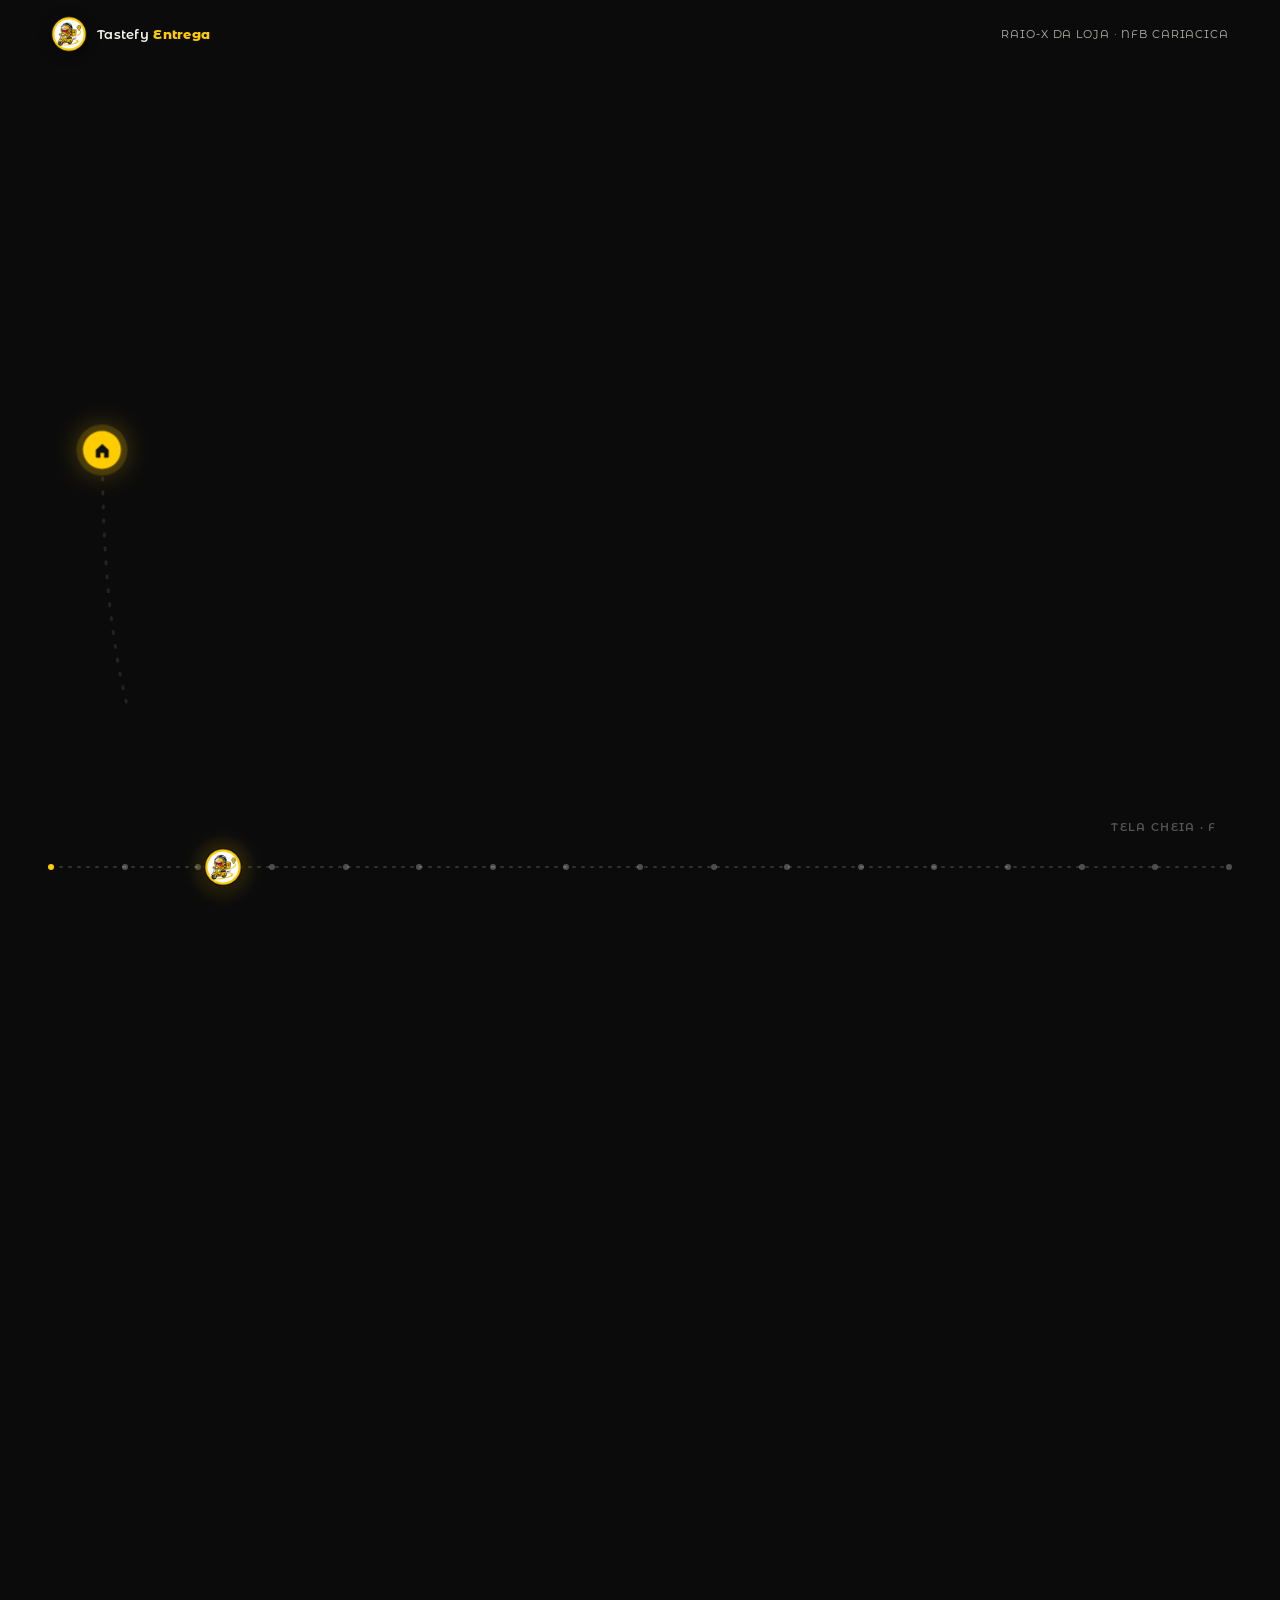
<file: index.html>
<!doctype html>
<html lang="pt-BR">
<head>
<meta charset="utf-8">
<meta name="viewport" content="width=device-width, initial-scale=1">
<title>Tastefy Entrega · Raio-X da Loja</title>
<link rel="icon" href="assets/img/logo-selo-192.png">
<link rel="stylesheet" href="assets/fonts/fonts.css">
<link rel="stylesheet" href="css/site.css">
</head>
<body>

<!-- preloader -->
<div id="pre" aria-hidden="true">
  <svg viewBox="0 0 400 40" width="320"><path id="preRota" d="M10 30 C 90 30, 110 10, 200 10 S 310 30, 390 30" fill="none" stroke="#FFCC00" stroke-width="4" stroke-linecap="round"/></svg>
  <span>carregando a rota</span>
</div>

<!-- HUD -->
<header class="hud">
  <div class="hud-marca">
    <img class="marca-img" src="assets/img/logo-selo-192.png" alt="" width="44" height="44">
    <span>Tastefy <b>Entrega</b></span>
  </div>
  <div class="hud-cap"><span id="hudCap">Raio-X da Loja · NFB Cariacica</span></div>
</header>

<!-- estrada de progresso -->
<div class="estrada" aria-hidden="true">
  <svg id="estradaSvg" preserveAspectRatio="none"><line id="estradaLinha" x1="0" y1="10" x2="100%" y2="10"/></svg>
  <div id="estradaPontos"></div>
  <div id="moto"><img src="assets/img/logo-selo-192.png" alt=""></div>
</div>

<!-- cortina em forma de rota (troca de capítulo) -->
<svg id="cortina" viewBox="0 0 1600 900" preserveAspectRatio="none" aria-hidden="true">
  <path id="cortinaPath" d="M-200 760 C 200 760, 260 140, 620 160 S 980 820, 1260 700 S 1500 120, 1800 140" fill="none" stroke="#FFCC00" stroke-width="520" stroke-linecap="round"/>
</svg>

<canvas id="rota" aria-hidden="true"></canvas>
<div id="paradas" aria-hidden="true"></div>

<main id="palco">

  <!-- 0 · capa -->
  <section class="cena" data-cena="capa">
    <span class="pino pino-capa" aria-hidden="true"><svg viewBox="0 0 24 24"><path d="M5 11.5 12 5l7 6.5V19a1 1 0 0 1-1 1h-4v-5h-4v5H6a1 1 0 0 1-1-1z"/></svg></span>
    <p class="dica">role ou aperte ↓</p>
    <div class="capa-txt">
      <p class="kicker">Desafio Raio-X da Loja · final 17/11</p>
      <h1><span class="l1">Do caderno</span><span class="l2">à <em>Torre</em>.</span></h1>
      <p class="assina">NFB Cariacica · Julia Lopes e Luiz Gonçalves</p>
    </div>
  </section>

  <!-- 1 · caderno -->
  <section class="cena" data-cena="caderno">
    <figure class="caderno-foto"><img src="assets/img/caderno.webp" alt="Página do caderno da loja com os números de pedido anotados à mão, uma coluna por motoboy"><svg class="risco" viewBox="0 0 100 178" preserveAspectRatio="none" aria-hidden="true"><path d="M8 20 C 30 30, 70 10, 92 34 S 20 70, 50 96 S 96 120, 70 150 S 20 160, 14 172"/></svg></figure>
    <div class="caderno-txt">
      <p class="kicker">A dor</p>
      <h2>Quase <b class="amarelo num">70</b> pedidos.<br>À mão.<br>Num dia só.</h2>
      <p class="sub">Uma coluna por motoboy, uma linha por pedido, com rasura e seta quando o pedido trocava de mão.</p>
    </div>
  </section>

  <!-- 2 · perguntas -->
  <section class="cena" data-cena="perguntas">
    <ul class="perg">
      <li>Quem levou o pedido?</li>
      <li>Quanto pagar a cada motoboy?</li>
      <li>Onde ele está agora?</li>
      <li>Quando ele volta?</li>
    </ul>
    <p class="perg-fim">Nenhum sistema sabia responder.</p>
  </section>

  <!-- 3 · visita -->
  <section class="cena" data-cena="visita">
    <figure class="visita-foto"><img src="assets/img/visita.webp" alt="Equipe da visita reunida na cozinha da NFB Cariacica"></figure>
    <div class="visita-txt">
      <p class="kicker">A loja</p>
      <h2><span class="num">12/11 · 10h42</span><br>a primeira entrega<br>pela Torre.</h2>
      <div class="visita-num"><div><b class="num"><span data-conta="7">7</span> de 7</b><span>anotações da visita resolvidas em 3 dias</span></div></div>
    </div>
  </section>

  <!-- 4 a 7 · três coisas -->
  <section class="cena" data-cena="tres">
    <p class="tres-hoje">Hoje, três coisas.</p>
    <div class="tres-icones">
      <div class="ti" data-i="0">
        <svg viewBox="0 0 120 120"><rect x="14" y="22" width="92" height="62" rx="8"/><path d="M44 100h32M60 84v16"/><circle cx="60" cy="53" r="18"/><circle cx="60" cy="53" r="8"/><path d="M60 53l13-13"/></svg>
        <span>Uma torre de controle</span>
      </div>
      <div class="ti" data-i="1">
        <svg viewBox="0 0 120 120"><rect x="34" y="10" width="52" height="100" rx="10"/><path d="M52 98h16"/><path d="M60 30c-9 0-15 6.6-15 14.5C45 56 60 70 60 70s15-14 15-25.5C75 36.6 69 30 60 30z"/><circle cx="60" cy="44" r="5"/></svg>
        <span>Um app para o motoboy</span>
      </div>
      <div class="ti" data-i="2">
        <svg viewBox="0 0 120 120"><rect x="24" y="12" width="72" height="96" rx="6"/><path d="M40 34h40M40 50h40M40 66h26"/><path class="ti-x" d="M18 18l84 84M102 18l-84 84"/></svg>
        <span>O fim do caderno</span>
      </div>
    </div>
    <p class="tres-repete"><span>Uma torre.</span> <span>Um app.</span> <span>O fim do caderno.</span></p>
    <div class="tres-uma">
      <p class="tres-nao">Não são três coisas. É uma só.</p>
      <div class="logo-grande">
        <img src="assets/img/logo-entrega.webp" alt="Taste pilotando a moto do Tastefy Entrega">
        <span class="lg-nome">Tastefy <b>Entrega</b></span>
      </div>
      <p class="tres-def">Um sistema da Tastefy, feito para a operação, dentro do Tastefy One.<br>Controle das entregas em poucos cliques.</p>
    </div>
  </section>

  <!-- 8 · vídeo -->
  <section class="cena" data-cena="video">
    <div class="video-moldura">
      <video id="video" src="assets/video/tastefy-entrega-1min.mp4?v=5" preload="auto" playsinline controls controlslist="nodownload noremoteplayback noplaybackrate" disablepictureinpicture></video>
      <div class="video-reserva">
        <img class="vr-torre" src="assets/img/torre.webp" alt="Torre de controle no Tastefy One">
        <img class="vr-cel" src="assets/img/celular.webp" alt="App do motoboy">
      </div>
    </div>
  </section>

  <!-- 9 · como funciona -->
  <section class="cena" data-cena="fluxo">
    <p class="kicker centro">Como funciona na loja</p>
    <svg class="fluxo-svg" viewBox="0 0 1600 560" aria-hidden="true">
      <path id="fluxoRota" class="fluxo-rota" d="M120 300 C 260 300, 280 140, 440 140 S 620 420, 800 420 S 980 140, 1160 140 S 1340 300, 1480 300"/>
      <path class="fluxo-rota-viva" d="M120 300 C 260 300, 280 140, 440 140 S 620 420, 800 420 S 980 140, 1160 140 S 1340 300, 1480 300"/>
      <circle id="fluxoMoto" r="14"/>
    </svg>
    <div class="fluxo-paradas">
      <div class="fp"><b>1</b><div class="fpt"><h4>O pedido cai na fila</h4><p>Todo pedido de entrega própria aparece em "A decidir".</p></div></div>
      <div class="fp"><b>2</b><div class="fpt"><h4>A Torre sugere</h4><p>O próximo motoboy da fila e os pedidos que vão juntos.</p></div></div>
      <div class="fp"><b>3</b><div class="fpt"><h4>O celular toca</h4><p>Mesmo com o app fechado. O motoboy aceita.</p></div></div>
      <div class="fp"><b>4</b><div class="fpt"><h4>Rota no mapa</h4><p>GPS, hora de chegar ao cliente e de voltar à loja.</p></div></div>
      <div class="fp"><b>5</b><div class="fpt"><h4>Volta e recebe</h4><p>Entra de novo na fila. A entrega vai para o pagamento pela faixa de km.</p></div></div>
    </div>
  </section>

  <!-- 10 · rotas reais -->
  <section class="cena" data-cena="rotas">
    <div class="rotas-txt">
      <p class="kicker">Rotas reais</p>
      <h2>Domingo, 15/11.<br>Almoço.</h2>
      <div class="rotas-relogio num" id="rotasHora">11:50</div>
      <div class="rotas-conta"><b class="num" id="rotasEnt">0</b><span>entregas</span></div>
      <p class="sub">GPS dos motoboys a cada 30 s, gravado pela Tastefy Entrega. Destinos arredondados para cerca de 100 m.</p>
    </div>
    <div class="rotas-mapa"><canvas id="rotasCanvas"></canvas><span class="osm">Mapa © colaboradores do OpenStreetMap</span></div>
  </section>

  <!-- 11 · números -->
  <section class="cena" data-cena="numeros">
    <p class="kicker centro">O teste · na operação real desde 12/11</p>
    <div class="nums">
      <div class="n"><b class="num"><span data-ate="22">22</span> s</b><span>para o motoboy<br>aceitar a entrega</span></div>
      <div class="n"><b class="num"><span data-ate="6">6</span></b><span>motoboys conectados<br>pelo app no celular</span></div>
    </div>
    <p class="fonte">Tastefy One · NFB Cariacica · 12 a 16/11 · aceite em mediana</p>
  </section>

  <!-- 12 · antes e depois: o caderno virou histórico -->
  <section class="cena" data-cena="antes">
    <p class="kicker centro">Antes e depois</p>
    <div class="ah">
      <figure class="ah-antes">
        <small>Antes · o caderno</small>
        <div class="ah-foto"><img src="assets/img/caderno.webp" alt="Página do caderno com os pedidos anotados à mão">
          <svg class="ah-risco" viewBox="0 0 100 178" preserveAspectRatio="none" aria-hidden="true"><path d="M10 14 L 90 164"/><path d="M90 14 L 10 164"/></svg></div>
      </figure>
      <svg class="ah-seta" viewBox="0 0 220 80" aria-hidden="true"><path d="M8 56 C 70 56, 90 14, 140 18 S 196 44, 212 40"/><circle cx="212" cy="40" r="7"/></svg>
      <figure class="ah-depois">
        <small>Hoje · o histórico na Tastefy Entrega</small>
        <div class="ah-tela"><img src="assets/img/historico.webp" alt="Tela Entregas e pagamento da Torre com as entregas de cada motoboy, hora de saída e de entrega, km e valor"></div>
      </figure>
    </div>
    <p class="ah-frase">Quem levou, que horas saiu e entregou, quantos km e quanto pagar: tudo registrado, todo dia.</p>
  </section>

  <!-- 13 · custo -->
  <section class="cena" data-cena="custo">
    <div class="custo-zero"><b class="num">R$ 0</b><span>de mensalidade nova para a loja.</span></div>
    <div class="custo-cards">
      <div><small>Esforço da loja</small><p>Instalar o app uma vez.</p></div>
      <div><small>Quem assume</small><p>Tecnologia, com o Gonçalves.</p></div>
      <div><small>Alcance</small><p>Toda NFB que migrar para o One.</p></div>
    </div>
  </section>

  <!-- 14 e 15 · mais uma coisa -->
  <section class="cena" data-cena="mais">
    <p class="mais-1">Ah, e mais uma coisa.</p>
    <div class="mais-2">
      <p class="m-tit">Não é teste. <em>É todo dia.</em></p>
      <div class="barras-dia" aria-label="Entregas por dia pela Tastefy Entrega na NFB Cariacica">
        <div class="bd"><b class="num" data-ate="41">41</b><i></i><span>qui<br>12/11</span></div>
        <div class="bd"><b class="num" data-ate="62">62</b><i></i><span>sex<br>13/11</span></div>
        <div class="bd"><b class="num" data-ate="90">90</b><i></i><span>sáb<br>14/11</span></div>
        <div class="bd"><b class="num" data-ate="101">101</b><i></i><span>dom<br>15/11</span></div>
        <div class="bd"><b class="num" data-ate="71">71</b><i></i><span>seg<br>16/11</span></div>
      </div>
      <p class="mm">Entregas por dia pela Tastefy Entrega na NFB Cariacica, desde o primeiro dia.</p>
      <p class="m-ia">E foi tudo feito em 10 dias, com IA, dentro do Tastefy One.</p>
    </div>
  </section>

  <!-- 16 · fecho -->
  <section class="cena" data-cena="fecho">
    <span class="pino pino-fecho" aria-hidden="true"><svg viewBox="0 0 24 24"><path d="M5 11.5 12 5l7 6.5V19a1 1 0 0 1-1 1h-4v-5h-4v5H6a1 1 0 0 1-1-1z"/></svg></span>
    <div class="fecho-txt">
      <div class="logo-grande pequeno">
        <img src="assets/img/logo-entrega.webp" alt="Taste pilotando a moto do Tastefy Entrega">
        <span class="lg-nome">Tastefy <b>Entrega</b></span>
      </div>
      <h2>Do caderno à Torre.</h2>
      <p class="sub">Obrigado. Julia Lopes e Luiz Gonçalves.</p>
    </div>
  </section>

</main>

<button id="tela" type="button" aria-label="Tela cheia">tela cheia · F</button>

<script src="assets/vendor/gsap.min.js"></script>
<script src="assets/vendor/DrawSVGPlugin.min.js"></script>
<script src="assets/vendor/MotionPathPlugin.min.js"></script>
<script src="assets/vendor/CustomEase.min.js"></script>
<script src="assets/rotas.js"></script>
<script src="js/site.js"></script>
</body>
</html>
</file>
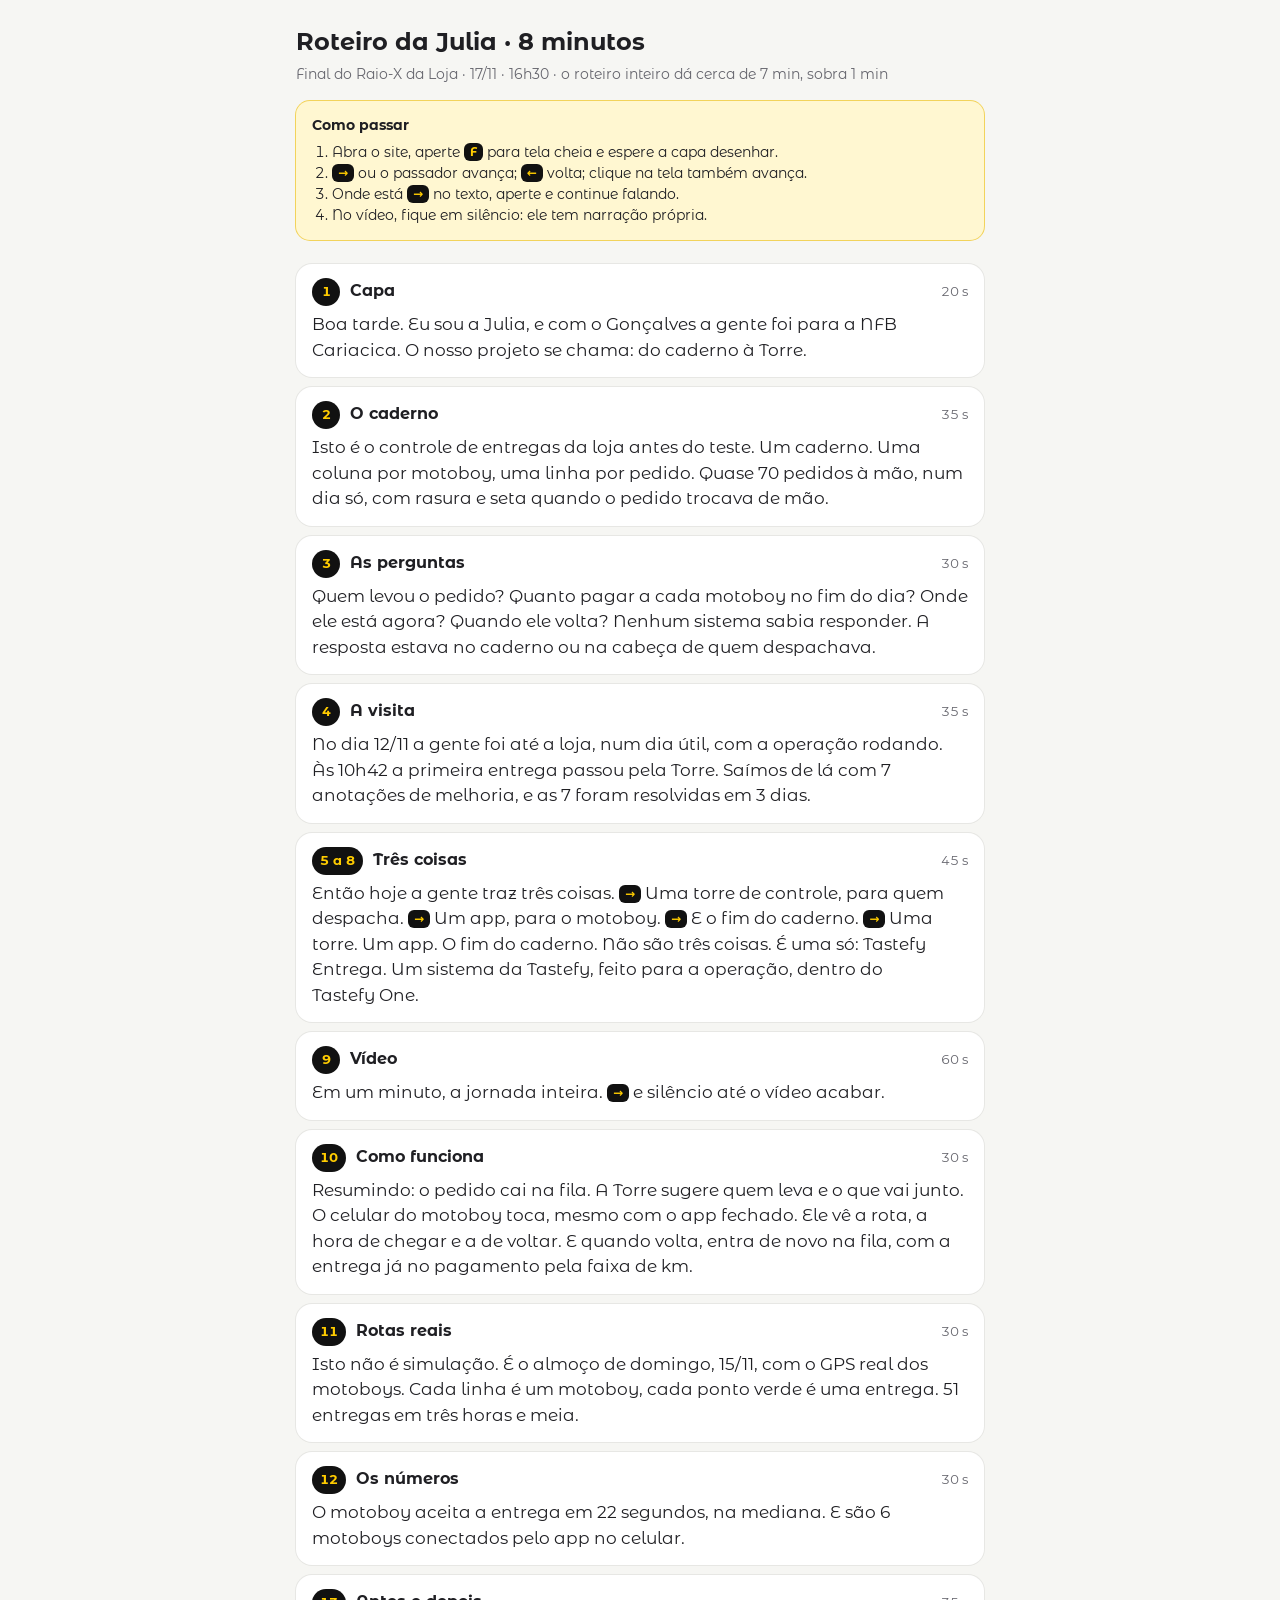
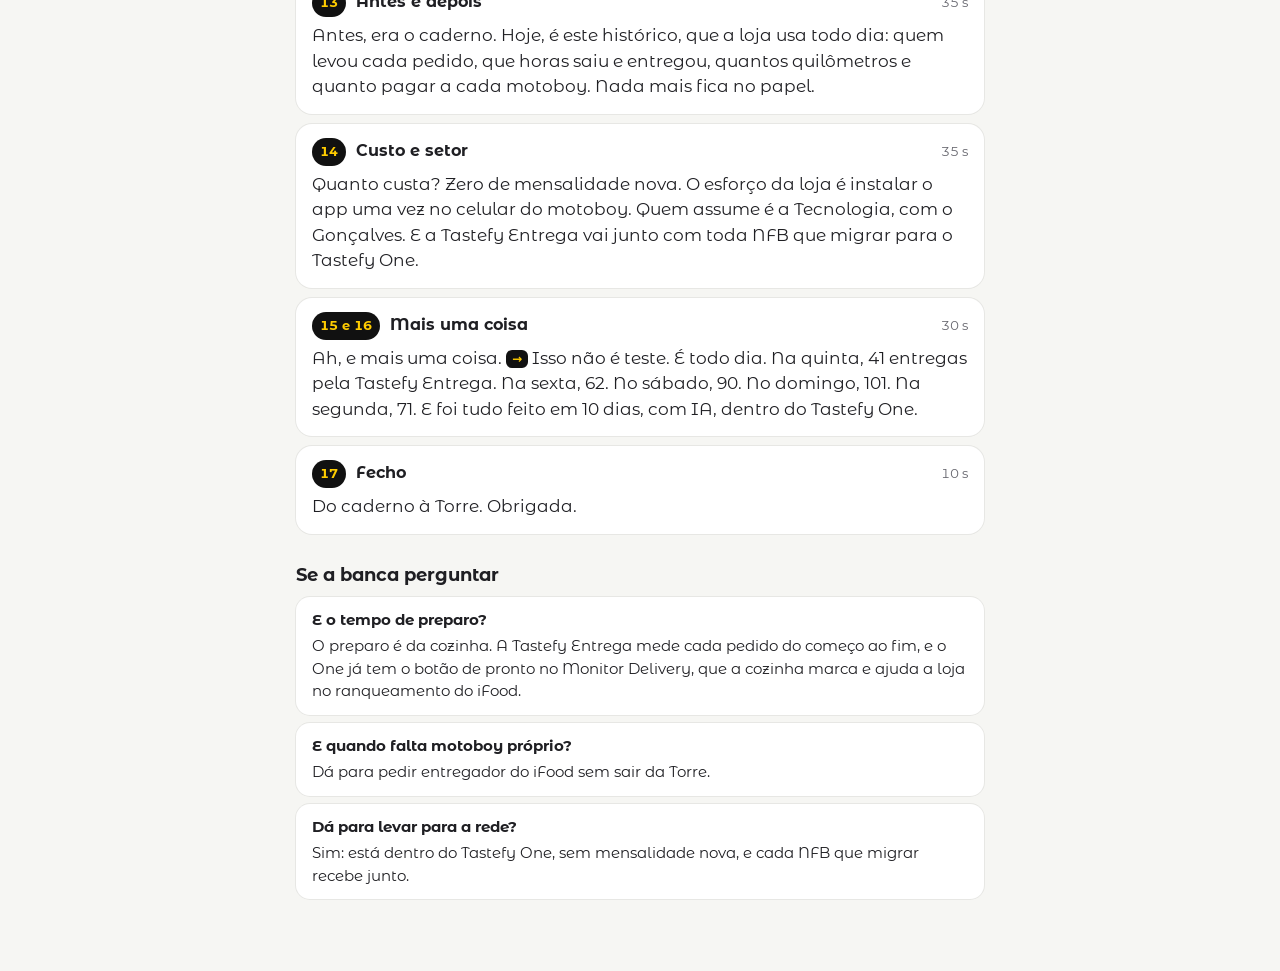
<file: roteiro.html>
<!doctype html>
<html lang="pt-BR">
<head>
<meta charset="utf-8">
<meta name="viewport" content="width=device-width, initial-scale=1">
<title>Roteiro da Julia · Tastefy Entrega</title>
<link rel="stylesheet" href="assets/fonts/fonts.css">
<style>
:root{--amarelo:#FFCC00;--texto:#1F1F23;--apoio:#66666E;--borda:#E7E7E4;--fundo:#FFFFFF;--fundo-2:#F6F6F3}
*{box-sizing:border-box}
body{margin:0;background:var(--fundo-2);color:var(--texto);font-family:"Montserrat Alternates",system-ui,sans-serif;-webkit-font-smoothing:antialiased;line-height:1.5}
main{max-width:720px;margin:0 auto;padding:24px 16px 64px}
h1{font-size:24px;margin:0 0 4px;text-wrap:balance}
.topo p{margin:0;color:var(--apoio);font-size:14px}
.regras{margin:16px 0 24px;padding:14px 16px;background:#FFF7D1;border-radius:14px;box-shadow:0 0 0 1px #F2D35B;font-size:14px}
.regras ol{margin:6px 0 0;padding-left:20px}
.p{background:var(--fundo);border-radius:16px;padding:14px 16px;margin:10px 0;box-shadow:0 0 0 1px var(--borda)}
.p header{display:flex;align-items:baseline;gap:10px;margin-bottom:6px}
.p header b{display:inline-grid;place-items:center;min-width:28px;height:28px;padding:0 8px;border-radius:14px;background:#111;color:var(--amarelo);font-size:13px;font-variant-numeric:tabular-nums}
.p header span{font-weight:700}
.p header em{margin-left:auto;font-style:normal;color:var(--apoio);font-size:13px;font-variant-numeric:tabular-nums}
.p p{margin:0;font-size:17px;text-wrap:pretty}
.tecla{display:inline-block;padding:0 6px;border-radius:6px;background:#111;color:var(--amarelo);font-size:12px;font-weight:700;vertical-align:1px}
h2{font-size:18px;margin:28px 0 8px}
.q{background:var(--fundo);border-radius:14px;padding:12px 16px;margin:8px 0;box-shadow:0 0 0 1px var(--borda);font-size:15px}
.q b{display:block;margin-bottom:4px}
</style>
</head>
<body>
<main>
  <div class="topo">
    <h1>Roteiro da Julia · 8 minutos</h1>
    <p>Final do Raio-X da Loja · 17/11 · 16h30 · o roteiro inteiro dá cerca de 7 min, sobra 1 min</p>
  </div>
  <div class="regras">
    <b>Como passar</b>
    <ol>
      <li>Abra o site, aperte <span class="tecla">F</span> para tela cheia e espere a capa desenhar.</li>
      <li><span class="tecla">→</span> ou o passador avança; <span class="tecla">←</span> volta; clique na tela também avança.</li>
      <li>Onde está <span class="tecla">→</span> no texto, aperte e continue falando.</li>
      <li>No vídeo, fique em silêncio: ele tem narração própria.</li>
    </ol>
  </div>

  <section class="p"><header><b>1</b><span>Capa</span><em>20 s</em></header>
    <p>Boa tarde. Eu sou a Julia, e com o Gonçalves a gente foi para a NFB Cariacica. O nosso projeto se chama: do caderno à Torre.</p></section>

  <section class="p"><header><b>2</b><span>O caderno</span><em>35 s</em></header>
    <p>Isto é o controle de entregas da loja antes do teste. Um caderno. Uma coluna por motoboy, uma linha por pedido. Quase 70 pedidos à mão, num dia só, com rasura e seta quando o pedido trocava de mão.</p></section>

  <section class="p"><header><b>3</b><span>As perguntas</span><em>30 s</em></header>
    <p>Quem levou o pedido? Quanto pagar a cada motoboy no fim do dia? Onde ele está agora? Quando ele volta? Nenhum sistema sabia responder. A resposta estava no caderno ou na cabeça de quem despachava.</p></section>

  <section class="p"><header><b>4</b><span>A visita</span><em>35 s</em></header>
    <p>No dia 12/11 a gente foi até a loja, num dia útil, com a operação rodando. Às 10h42 a primeira entrega passou pela Torre. Saímos de lá com 7 anotações de melhoria, e as 7 foram resolvidas em 3 dias.</p></section>

  <section class="p"><header><b>5 a 8</b><span>Três coisas</span><em>45 s</em></header>
    <p>Então hoje a gente traz três coisas. <span class="tecla">→</span> Uma torre de controle, para quem despacha. <span class="tecla">→</span> Um app, para o motoboy. <span class="tecla">→</span> E o fim do caderno. <span class="tecla">→</span> Uma torre. Um app. O fim do caderno. Não são três coisas. É uma só: Tastefy Entrega. Um sistema da Tastefy, feito para a operação, dentro do Tastefy One.</p></section>

  <section class="p"><header><b>9</b><span>Vídeo</span><em>60 s</em></header>
    <p>Em um minuto, a jornada inteira. <span class="tecla">→</span> e silêncio até o vídeo acabar.</p></section>

  <section class="p"><header><b>10</b><span>Como funciona</span><em>30 s</em></header>
    <p>Resumindo: o pedido cai na fila. A Torre sugere quem leva e o que vai junto. O celular do motoboy toca, mesmo com o app fechado. Ele vê a rota, a hora de chegar e a de voltar. E quando volta, entra de novo na fila, com a entrega já no pagamento pela faixa de km.</p></section>

  <section class="p"><header><b>11</b><span>Rotas reais</span><em>30 s</em></header>
    <p>Isto não é simulação. É o almoço de domingo, 15/11, com o GPS real dos motoboys. Cada linha é um motoboy, cada ponto verde é uma entrega. 51 entregas em três horas e meia.</p></section>

  <section class="p"><header><b>12</b><span>Os números</span><em>30 s</em></header>
    <p>O motoboy aceita a entrega em 22 segundos, na mediana. E são 6 motoboys conectados pelo app no celular.</p></section>

  <section class="p"><header><b>13</b><span>Antes e depois</span><em>35 s</em></header>
    <p>Antes, era o caderno. Hoje, é este histórico, que a loja usa todo dia: quem levou cada pedido, que horas saiu e entregou, quantos quilômetros e quanto pagar a cada motoboy. Nada mais fica no papel.</p></section>

  <section class="p"><header><b>14</b><span>Custo e setor</span><em>35 s</em></header>
    <p>Quanto custa? Zero de mensalidade nova. O esforço da loja é instalar o app uma vez no celular do motoboy. Quem assume é a Tecnologia, com o Gonçalves. E a Tastefy Entrega vai junto com toda NFB que migrar para o Tastefy One.</p></section>

  <section class="p"><header><b>15 e 16</b><span>Mais uma coisa</span><em>30 s</em></header>
    <p>Ah, e mais uma coisa. <span class="tecla">→</span> Isso não é teste. É todo dia. Na quinta, 41 entregas pela Tastefy Entrega. Na sexta, 62. No sábado, 90. No domingo, 101. Na segunda, 71. E foi tudo feito em 10 dias, com IA, dentro do Tastefy One.</p></section>

  <section class="p"><header><b>17</b><span>Fecho</span><em>10 s</em></header>
    <p>Do caderno à Torre. Obrigada.</p></section>

  <h2>Se a banca perguntar</h2>
  <div class="q"><b>E o tempo de preparo?</b>O preparo é da cozinha. A Tastefy Entrega mede cada pedido do começo ao fim, e o One já tem o botão de pronto no Monitor Delivery, que a cozinha marca e ajuda a loja no ranqueamento do iFood.</div>
  <div class="q"><b>E quando falta motoboy próprio?</b>Dá para pedir entregador do iFood sem sair da Torre.</div>
  <div class="q"><b>Dá para levar para a rede?</b>Sim: está dentro do Tastefy One, sem mensalidade nova, e cada NFB que migrar recebe junto.</div>
</main>
</body>
</html>
</file>
<file: assets/fonts/fonts.css>
@font-face {
  font-family: 'Montserrat Alternates';
  font-style: normal;
  font-weight: 400;
  font-display: swap;
  src: url(MontserratAlternates-400-normal-latin-ext.woff2) format('woff2');
  unicode-range: U+0100-02BA, U+02BD-02C5, U+02C7-02CC, U+02CE-02D7, U+02DD-02FF, U+0304, U+0308, U+0329, U+1D00-1DBF, U+1E00-1E9F, U+1EF2-1EFF, U+2020, U+20A0-20AB, U+20AD-20C4, U+2113, U+2C60-2C7F, U+A720-A7FF;
}
@font-face {
  font-family: 'Montserrat Alternates';
  font-style: normal;
  font-weight: 400;
  font-display: swap;
  src: url(MontserratAlternates-400-normal-latin.woff2) format('woff2');
  unicode-range: U+0000-00FF, U+0131, U+0152-0153, U+02BB-02BC, U+02C6, U+02DA, U+02DC, U+0304, U+0308, U+0329, U+2000-206F, U+20AC, U+2122, U+2191, U+2193, U+2212, U+2215, U+FEFF, U+FFFD;
}
@font-face {
  font-family: 'Montserrat Alternates';
  font-style: normal;
  font-weight: 500;
  font-display: swap;
  src: url(MontserratAlternates-500-normal-latin-ext.woff2) format('woff2');
  unicode-range: U+0100-02BA, U+02BD-02C5, U+02C7-02CC, U+02CE-02D7, U+02DD-02FF, U+0304, U+0308, U+0329, U+1D00-1DBF, U+1E00-1E9F, U+1EF2-1EFF, U+2020, U+20A0-20AB, U+20AD-20C4, U+2113, U+2C60-2C7F, U+A720-A7FF;
}
@font-face {
  font-family: 'Montserrat Alternates';
  font-style: normal;
  font-weight: 500;
  font-display: swap;
  src: url(MontserratAlternates-500-normal-latin.woff2) format('woff2');
  unicode-range: U+0000-00FF, U+0131, U+0152-0153, U+02BB-02BC, U+02C6, U+02DA, U+02DC, U+0304, U+0308, U+0329, U+2000-206F, U+20AC, U+2122, U+2191, U+2193, U+2212, U+2215, U+FEFF, U+FFFD;
}
@font-face {
  font-family: 'Montserrat Alternates';
  font-style: normal;
  font-weight: 600;
  font-display: swap;
  src: url(MontserratAlternates-600-normal-latin-ext.woff2) format('woff2');
  unicode-range: U+0100-02BA, U+02BD-02C5, U+02C7-02CC, U+02CE-02D7, U+02DD-02FF, U+0304, U+0308, U+0329, U+1D00-1DBF, U+1E00-1E9F, U+1EF2-1EFF, U+2020, U+20A0-20AB, U+20AD-20C4, U+2113, U+2C60-2C7F, U+A720-A7FF;
}
@font-face {
  font-family: 'Montserrat Alternates';
  font-style: normal;
  font-weight: 600;
  font-display: swap;
  src: url(MontserratAlternates-600-normal-latin.woff2) format('woff2');
  unicode-range: U+0000-00FF, U+0131, U+0152-0153, U+02BB-02BC, U+02C6, U+02DA, U+02DC, U+0304, U+0308, U+0329, U+2000-206F, U+20AC, U+2122, U+2191, U+2193, U+2212, U+2215, U+FEFF, U+FFFD;
}
@font-face {
  font-family: 'Montserrat Alternates';
  font-style: normal;
  font-weight: 700;
  font-display: swap;
  src: url(MontserratAlternates-700-normal-latin-ext.woff2) format('woff2');
  unicode-range: U+0100-02BA, U+02BD-02C5, U+02C7-02CC, U+02CE-02D7, U+02DD-02FF, U+0304, U+0308, U+0329, U+1D00-1DBF, U+1E00-1E9F, U+1EF2-1EFF, U+2020, U+20A0-20AB, U+20AD-20C4, U+2113, U+2C60-2C7F, U+A720-A7FF;
}
@font-face {
  font-family: 'Montserrat Alternates';
  font-style: normal;
  font-weight: 700;
  font-display: swap;
  src: url(MontserratAlternates-700-normal-latin.woff2) format('woff2');
  unicode-range: U+0000-00FF, U+0131, U+0152-0153, U+02BB-02BC, U+02C6, U+02DA, U+02DC, U+0304, U+0308, U+0329, U+2000-206F, U+20AC, U+2122, U+2191, U+2193, U+2212, U+2215, U+FEFF, U+FFFD;
}
@font-face {
  font-family: 'Montserrat Alternates';
  font-style: normal;
  font-weight: 800;
  font-display: swap;
  src: url(MontserratAlternates-800-normal-latin-ext.woff2) format('woff2');
  unicode-range: U+0100-02BA, U+02BD-02C5, U+02C7-02CC, U+02CE-02D7, U+02DD-02FF, U+0304, U+0308, U+0329, U+1D00-1DBF, U+1E00-1E9F, U+1EF2-1EFF, U+2020, U+20A0-20AB, U+20AD-20C4, U+2113, U+2C60-2C7F, U+A720-A7FF;
}
@font-face {
  font-family: 'Montserrat Alternates';
  font-style: normal;
  font-weight: 800;
  font-display: swap;
  src: url(MontserratAlternates-800-normal-latin.woff2) format('woff2');
  unicode-range: U+0000-00FF, U+0131, U+0152-0153, U+02BB-02BC, U+02C6, U+02DA, U+02DC, U+0304, U+0308, U+0329, U+2000-206F, U+20AC, U+2122, U+2191, U+2193, U+2212, U+2215, U+FEFF, U+FFFD;
}
@font-face {
  font-family: 'Montserrat Alternates';
  font-style: normal;
  font-weight: 900;
  font-display: swap;
  src: url(MontserratAlternates-900-normal-latin-ext.woff2) format('woff2');
  unicode-range: U+0100-02BA, U+02BD-02C5, U+02C7-02CC, U+02CE-02D7, U+02DD-02FF, U+0304, U+0308, U+0329, U+1D00-1DBF, U+1E00-1E9F, U+1EF2-1EFF, U+2020, U+20A0-20AB, U+20AD-20C4, U+2113, U+2C60-2C7F, U+A720-A7FF;
}
@font-face {
  font-family: 'Montserrat Alternates';
  font-style: normal;
  font-weight: 900;
  font-display: swap;
  src: url(MontserratAlternates-900-normal-latin.woff2) format('woff2');
  unicode-range: U+0000-00FF, U+0131, U+0152-0153, U+02BB-02BC, U+02C6, U+02DA, U+02DC, U+0304, U+0308, U+0329, U+2000-206F, U+20AC, U+2122, U+2191, U+2193, U+2212, U+2215, U+FEFF, U+FFFD;
}
</file>
<file: css/site.css>
:root{
  --fundo:#0B0B0C; --fundo-2:#141416; --linha:rgba(255,255,255,.10);
  --branco:#F5F5F2; --apoio:#B8B8B2; --amarelo:#FFCC00; --roxo:#8B5CF6; --verde:#22C55E;
  --curva:cubic-bezier(.2,0,0,1);
  --gutter:clamp(16px,4vw,72px);
}
*{box-sizing:border-box}
html{background:var(--fundo);scroll-snap-type:y proximity;scrollbar-width:none}
html.livre{scroll-snap-type:none}
html::-webkit-scrollbar{display:none}
body{margin:0;background:var(--fundo);color:var(--branco)}
body{font-family:"Montserrat Alternates",system-ui,sans-serif;-webkit-font-smoothing:antialiased;-moz-osx-font-smoothing:grayscale}
.num{font-variant-numeric:tabular-nums}
.amarelo{color:var(--amarelo)}
h1,h2{margin:0;font-weight:800;letter-spacing:-.02em;text-wrap:balance}
p{margin:0;text-wrap:pretty}
.kicker{font-size:clamp(12px,1vw,16px);font-weight:700;letter-spacing:.18em;text-transform:uppercase;color:var(--amarelo);margin-bottom:clamp(10px,1.4vh,18px)}
.kicker.centro{text-align:center}
.sub{font-size:clamp(14px,1.25vw,20px);color:var(--apoio);line-height:1.45;max-width:34ch;margin-top:clamp(12px,2vh,24px)}

/* preloader */
#pre{position:fixed;inset:0;z-index:50;background:var(--fundo);display:grid;place-content:center;justify-items:center;gap:14px;color:var(--apoio);font-size:13px;letter-spacing:.14em;text-transform:uppercase}

/* HUD */
.hud{position:fixed;top:0;left:0;right:0;z-index:20;display:flex;align-items:center;justify-content:space-between;padding:clamp(14px,2.4vh,28px) var(--gutter);pointer-events:none}
.hud-marca{display:flex;align-items:center;gap:10px;font-size:clamp(13px,1vw,16px);font-weight:600;letter-spacing:.02em}
.hud-marca b{font-weight:800;color:var(--amarelo)}
.hud-cap{font-size:clamp(11px,.85vw,14px);color:var(--apoio);letter-spacing:.08em;text-transform:uppercase}

/* estrada de progresso */
.estrada{position:fixed;left:var(--gutter);right:var(--gutter);bottom:clamp(14px,2.6vh,30px);height:20px;z-index:20;pointer-events:none}
#estradaSvg{position:absolute;inset:0;width:100%;height:20px;overflow:visible}
#estradaLinha{stroke:rgba(255,255,255,.16);stroke-width:2;stroke-dasharray:2 7;stroke-linecap:round}
#estradaPontos{position:absolute;inset:0}
#estradaPontos i{position:absolute;top:50%;width:6px;height:6px;margin:-3px 0 0 -3px;border-radius:50%;background:rgba(255,255,255,.28);transition:background-color .3s var(--curva)}
#estradaPontos i.feito{background:var(--amarelo)}
#moto{position:absolute;top:50%;left:0;width:0;height:0}
#moto i{position:absolute;width:14px;height:14px;left:-7px;top:-7px;border-radius:50%;background:var(--amarelo);box-shadow:0 0 0 5px rgba(255,204,0,.18),0 0 18px rgba(255,204,0,.55)}

/* cortina */
#cortina{position:fixed;inset:0;width:100%;height:100%;z-index:30;pointer-events:none;visibility:hidden}

/* palco e cenas */
#palco{position:fixed;inset:0}
.cena{position:absolute;inset:0;visibility:hidden;opacity:0;display:grid;padding:clamp(64px,10vh,120px) var(--gutter) clamp(56px,9vh,96px)}

/* 0 capa */
[data-cena="capa"]{place-items:center}
.capa-rota{position:absolute;inset:0;width:100%;height:100%}
.cr{fill:none;stroke:var(--amarelo);stroke-width:5;stroke-linecap:round;opacity:.9}
.cr2{stroke:var(--roxo);stroke-width:3;opacity:.55;stroke-dasharray:1 12}
.cr-loja{fill:var(--amarelo)}
.cr-cli{fill:var(--fundo);stroke:var(--amarelo);stroke-width:4}
.capa-txt{position:relative;text-align:center}
.capa-txt h1{font-size:clamp(46px,8.4vw,150px);line-height:.98}
.capa-txt h1 span{display:block}
.capa-txt h1 em{font-style:normal;color:var(--amarelo)}
.assina{margin-top:clamp(18px,3vh,36px);color:var(--apoio);font-size:clamp(13px,1.1vw,18px);letter-spacing:.04em}

/* 1 caderno */
[data-cena="caderno"]{grid-template-columns:minmax(0,.8fr) minmax(0,1fr);align-items:center;gap:clamp(24px,5vw,96px)}
.caderno-foto{margin:0;justify-self:end;height:min(74vh,820px);aspect-ratio:800/1422;border-radius:18px;overflow:hidden;box-shadow:0 30px 80px rgba(0,0,0,.6),0 0 0 1px rgba(255,255,255,.08);transform:rotate(-3deg)}
.caderno-foto img{width:100%;height:100%;object-fit:cover;display:block;outline:1px solid rgba(255,255,255,.1);outline-offset:-1px}
.caderno-txt h2{font-size:clamp(34px,5vw,88px);line-height:1.04}

/* 2 perguntas */
[data-cena="perguntas"]{place-content:center;justify-items:start;gap:clamp(18px,3vh,36px);padding-left:max(var(--gutter),12vw)}
.perg{list-style:none;margin:0;padding:0;display:grid;gap:clamp(8px,1.6vh,18px)}
.perg li{font-size:clamp(30px,4.4vw,78px);font-weight:800;letter-spacing:-.02em;line-height:1.1;position:relative;width:fit-content}
.perg li::after{content:"";position:absolute;left:-.1em;right:-.1em;top:54%;height:.09em;background:var(--amarelo);transform:scaleX(var(--risco,0));transform-origin:left}
.perg-fim{font-size:clamp(18px,1.8vw,30px);color:var(--amarelo);font-weight:700}

/* 3 visita */
[data-cena="visita"]{grid-template-columns:minmax(0,1.15fr) minmax(0,1fr);align-items:center;gap:clamp(24px,4vw,80px)}
.visita-foto{margin:0;border-radius:22px;overflow:hidden;aspect-ratio:1270/920;max-height:72vh;box-shadow:0 30px 80px rgba(0,0,0,.6)}
.visita-foto img{width:100%;height:100%;object-fit:cover;display:block;outline:1px solid rgba(255,255,255,.1);outline-offset:-1px}
.visita-txt h2{font-size:clamp(28px,3.6vw,64px);line-height:1.08}
.visita-txt h2 .num{color:var(--amarelo)}
.visita-num{display:flex;gap:clamp(20px,3vw,48px);margin-top:clamp(20px,4vh,44px)}
.visita-num b{display:block;font-size:clamp(48px,6vw,110px);line-height:1;font-weight:900;color:var(--amarelo)}
.visita-num span{display:block;color:var(--apoio);font-size:clamp(13px,1.1vw,18px);margin-top:6px;max-width:14ch}

/* 4-7 três coisas */
[data-cena="tres"]{place-items:center;text-align:center}
.tres-hoje{position:absolute;top:20vh;left:0;right:0;font-size:clamp(26px,3.2vw,56px);font-weight:800}
.tres-icones{display:flex;gap:clamp(24px,6vw,120px);justify-content:center;align-items:flex-start}
.ti{display:grid;justify-items:center;gap:18px;width:clamp(150px,18vw,300px);visibility:hidden}
.ti svg{width:clamp(96px,10vw,180px);height:auto;fill:none;stroke:var(--amarelo);stroke-width:4;stroke-linecap:round;stroke-linejoin:round}
.ti .ti-x{stroke:var(--branco);stroke-width:5}
.ti span{font-size:clamp(16px,1.6vw,28px);font-weight:700;text-wrap:balance}
.tres-repete{position:absolute;bottom:20vh;left:0;right:0;font-size:clamp(22px,2.4vw,42px);font-weight:700;color:var(--apoio)}
.tres-repete span{display:inline-block;visibility:hidden}
.tres-uma{position:absolute;inset:0;display:grid;place-content:center;justify-items:center;gap:clamp(18px,3vh,34px);visibility:hidden;padding:0 var(--gutter)}
.tres-nao{font-size:clamp(22px,2.4vw,42px);font-weight:700;color:var(--apoio)}
.logo-grande{display:flex;align-items:center;gap:clamp(14px,1.6vw,28px)}
.logo-grande svg{width:clamp(64px,7vw,128px);height:auto}
.lg-nome{font-size:clamp(48px,7.4vw,136px);font-weight:800;letter-spacing:-.03em;line-height:1}
.lg-nome b{color:var(--amarelo);font-weight:800}
.logo-grande.pequeno svg{width:clamp(44px,4.4vw,80px)}
.logo-grande.pequeno .lg-nome{font-size:clamp(34px,4.6vw,84px)}
.tres-def{font-size:clamp(15px,1.4vw,24px);color:var(--apoio);line-height:1.5;max-width:44ch}

/* 8 vídeo */
[data-cena="video"]{place-items:center}
.video-moldura{position:relative;width:min(100%,calc((100vh - 170px) * 16 / 9));aspect-ratio:16/9;border-radius:20px;overflow:hidden;background:#000;box-shadow:0 40px 120px rgba(0,0,0,.7),0 0 0 1px rgba(255,255,255,.08)}
#video{width:100%;height:100%;display:block;object-fit:contain;background:#000}
.video-reserva{position:absolute;inset:0;display:none;background:radial-gradient(120% 90% at 30% 20%,#1c1c20,#0b0b0c)}
.video-moldura.sem-video #video{display:none}
.video-moldura.sem-video .video-reserva{display:block}
.vr-torre{position:absolute;left:4%;top:8%;width:72%;border-radius:12px;box-shadow:0 20px 60px rgba(0,0,0,.6)}
.vr-cel{position:absolute;right:5%;top:10%;height:84%;border-radius:28px;box-shadow:0 20px 60px rgba(0,0,0,.7)}

/* 9 fluxo */
[data-cena="fluxo"]{align-content:center}
.fluxo-svg{position:absolute;left:var(--gutter);right:var(--gutter);top:50%;width:calc(100% - 2 * var(--gutter));height:auto;transform:translateY(-50%);overflow:visible}
.fluxo-rota{fill:none;stroke:rgba(255,255,255,.14);stroke-width:4;stroke-dasharray:2 12;stroke-linecap:round}
.fluxo-rota-viva{fill:none;stroke:var(--amarelo);stroke-width:5;stroke-linecap:round}
#fluxoMoto{fill:var(--amarelo);filter:drop-shadow(0 0 10px rgba(255,204,0,.8))}
.fluxo-paradas{position:absolute;left:var(--gutter);right:var(--gutter);top:50%;aspect-ratio:1600/560;transform:translateY(-50%)}

/* 10 rotas */
[data-cena="rotas"]{grid-template-columns:minmax(0,1fr) auto;align-items:center;gap:clamp(24px,4vw,72px)}
.rotas-txt h2{font-size:clamp(30px,3.8vw,68px);line-height:1.06}
.rotas-relogio{font-size:clamp(56px,7vw,128px);font-weight:900;color:var(--amarelo);line-height:1;margin-top:clamp(16px,3vh,36px);letter-spacing:-.02em}
.rotas-conta{display:flex;align-items:baseline;gap:12px;margin-top:10px}
.rotas-conta b{font-size:clamp(28px,3vw,52px);font-weight:800}
.rotas-conta span{color:var(--apoio);font-size:clamp(14px,1.2vw,20px)}
.rotas-mapa{position:relative;height:min(78vh,900px);aspect-ratio:531/690;border-radius:20px;overflow:hidden;box-shadow:0 30px 90px rgba(0,0,0,.65),0 0 0 1px rgba(255,255,255,.08)}
#rotasCanvas{width:100%;height:100%;display:block}
.osm{position:absolute;right:8px;bottom:6px;font-size:10px;color:rgba(255,255,255,.45)}

/* 11 números */
[data-cena="numeros"]{align-content:center;gap:clamp(20px,5vh,56px)}
.nums{display:grid;grid-template-columns:repeat(4,minmax(0,1fr));gap:clamp(16px,2.6vw,48px)}
.n{border-top:2px solid var(--linha);padding-top:clamp(14px,2.4vh,28px);visibility:hidden}
.n b{display:block;font-size:clamp(46px,6.4vw,124px);font-weight:900;line-height:1;letter-spacing:-.03em;color:var(--amarelo)}
.n > span{display:block;margin-top:12px;color:var(--branco);font-size:clamp(13px,1.2vw,21px);line-height:1.35}
.fonte{text-align:center;color:var(--apoio);font-size:clamp(10px,.8vw,13px)}

/* 12 antes e depois */
[data-cena="antes"]{align-content:center;justify-items:center;gap:clamp(12px,2.6vh,30px)}
.ad{display:flex;align-items:center;gap:clamp(12px,3vw,56px)}
.ad-lado{display:grid;justify-items:center;text-align:center;gap:6px}
.ad-lado small{color:var(--apoio);font-size:clamp(12px,1vw,16px);letter-spacing:.1em;text-transform:uppercase}
.ad-lado b{font-size:clamp(64px,10vw,190px);font-weight:900;line-height:1;letter-spacing:-.04em}
.ad-antes{color:rgba(255,255,255,.35)}
.ad-depois{color:var(--amarelo)}
.ad-lado > span{color:var(--apoio);font-size:clamp(13px,1.1vw,18px)}
.ad-rota{width:clamp(120px,22vw,420px);height:auto;overflow:visible}
.ad-rota path{fill:none;stroke:var(--amarelo);stroke-width:4;stroke-linecap:round}
.ad-rota circle{fill:var(--amarelo)}
.ad-tit{font-size:clamp(18px,1.9vw,32px);font-weight:700;text-align:center}
.ad-linhas{display:grid;gap:8px;width:min(100%,900px);margin-top:clamp(6px,1.6vh,18px)}
.ad-linhas div{display:grid;grid-template-columns:1.3fr 1fr 1fr;gap:16px;align-items:baseline;padding:10px 0;border-top:1px solid var(--linha);font-size:clamp(13px,1.15vw,19px)}
.ad-linhas span{color:var(--apoio)}
.ad-linhas s{color:rgba(255,255,255,.4);text-decoration-thickness:2px;text-decoration-color:rgba(255,204,0,.7)}
.ad-linhas b{color:var(--branco);font-weight:700}

/* 13 custo */
[data-cena="custo"]{align-content:center;justify-items:center;gap:clamp(24px,5vh,60px)}
.custo-zero{text-align:center}
.custo-zero b{display:block;font-size:clamp(84px,14vw,260px);font-weight:900;line-height:.95;letter-spacing:-.05em;color:var(--amarelo)}
.custo-zero span{display:block;font-size:clamp(18px,2vw,34px);font-weight:700;margin-top:10px}
.custo-cards{display:grid;grid-template-columns:repeat(3,minmax(0,1fr));gap:clamp(12px,1.8vw,28px);width:min(100%,1300px)}
.custo-cards div{background:var(--fundo-2);border-radius:18px;padding:clamp(16px,2vw,28px);box-shadow:0 0 0 1px var(--linha)}
.custo-cards small{color:var(--amarelo);font-weight:700;letter-spacing:.12em;text-transform:uppercase;font-size:clamp(11px,.85vw,13px)}
.custo-cards p{margin-top:8px;font-size:clamp(14px,1.2vw,20px);line-height:1.45}

/* 14-15 mais uma coisa */
[data-cena="mais"]{place-content:center;justify-items:center;text-align:center}
.mais-1{font-size:clamp(34px,4.6vw,84px);font-weight:800}
.mais-2{position:absolute;inset:0;display:grid;place-content:center;gap:clamp(10px,2vh,22px);padding:0 var(--gutter);visibility:hidden}
.mais-2 .m{font-size:clamp(28px,4vw,72px);font-weight:800;letter-spacing:-.02em;line-height:1.1}
.mais-2 .mm{font-size:clamp(18px,2vw,34px);color:var(--apoio);font-weight:600;margin-top:10px}

/* 16 fecho */
[data-cena="fecho"]{place-items:center;text-align:center}
.fecho-rota{position:absolute;inset:0;width:100%;height:100%}
.fr{fill:none;stroke:var(--amarelo);stroke-width:5;stroke-linecap:round;opacity:.85}
.fecho-txt{position:relative;display:grid;justify-items:center;gap:clamp(14px,2.6vh,30px)}
.fecho-txt h2{font-size:clamp(32px,4.4vw,80px)}

#tela{position:fixed;right:var(--gutter);bottom:clamp(40px,6vh,64px);z-index:21;background:none;border:0;color:rgba(255,255,255,.3);font:600 11px "Montserrat Alternates",sans-serif;letter-spacing:.12em;text-transform:uppercase;cursor:pointer;padding:12px;transition:color .2s var(--curva),opacity .4s var(--curva)}
#tela:hover{color:var(--amarelo)}
body.cheia #tela{opacity:0}

/* celular */
@media (max-width:760px){
  .hud-cap{display:none}
  [data-cena="caderno"],[data-cena="visita"],[data-cena="rotas"]{grid-template-columns:1fr;align-content:center;gap:18px}
  .caderno-foto{justify-self:center;height:38vh;transform:rotate(-2deg)}
  .visita-foto{max-height:34vh}
  .rotas-mapa{height:44vh;justify-self:center}
  .rotas-txt h2{font-size:24px}.rotas-relogio{font-size:44px;margin-top:8px}
  .tres-icones{flex-direction:column;gap:14px;align-items:center}
  .ti{width:auto;grid-template-columns:auto 1fr;justify-items:start;gap:12px;text-align:left}
  .ti svg{width:56px}
  .tres-hoje{top:13vh}.tres-repete{bottom:12vh;font-size:16px}
  .nums{grid-template-columns:1fr 1fr;gap:18px}
  .ad{flex-direction:column;gap:6px}.ad-rota{transform:rotate(90deg);width:90px}
  .ad-linhas div{grid-template-columns:1fr;gap:2px}
  .custo-cards{grid-template-columns:1fr}
  .custo-cards div{padding:12px 14px}
  .fluxo-svg,.fluxo-paradas{display:none}
  [data-cena="fluxo"] .kicker{display:none}
  [data-cena="perguntas"]{padding-left:var(--gutter)}
  #tela{display:none}
}
@media (max-width:760px){
  [data-cena="fluxo"]::after{content:"1 · O pedido cai na fila\A 2 · A Torre sugere motoboy e pedidos juntos\A 3 · O celular toca e o motoboy aceita\A 4 · Rota no mapa com hora de chegar e voltar\A 5 · Volta, entra na fila e recebe por faixa de km";white-space:pre-line;font-size:17px;font-weight:700;line-height:2;align-self:center}
}
@media (prefers-reduced-motion:reduce){
  *{transition-duration:0s!important}
}

.fp:nth-child(1){left:7.5%;top:53.5%}.fp:nth-child(2){left:27.5%;top:25%}.fp:nth-child(3){left:50%;top:75%}.fp:nth-child(4){left:72.5%;top:25%}.fp:nth-child(5){left:92.5%;top:53.5%}

.fp{position:absolute;width:0;height:0;visibility:hidden}
.fp b{position:absolute;left:0;top:0;transform:translate(-50%,-50%);width:clamp(36px,3vw,52px);height:clamp(36px,3vw,52px);border-radius:50%;display:grid;place-items:center;background:var(--fundo);border:3px solid var(--amarelo);color:var(--amarelo);font-weight:900;font-size:clamp(15px,1.3vw,22px)}
.fpt{position:absolute;left:0;width:clamp(170px,15vw,260px);transform:translateX(-50%);text-align:center;top:clamp(30px,2.6vw,44px)}
.fp:nth-child(2) .fpt,.fp:nth-child(4) .fpt{top:auto;bottom:clamp(30px,2.6vw,44px)}
.fp:nth-child(1) .fpt{transform:translateX(-30%)}.fp:nth-child(5) .fpt{transform:translateX(-70%)}
.fpt h4{margin:0 0 6px;font-size:clamp(14px,1.3vw,22px);font-weight:800;text-wrap:balance}
.fpt p{font-size:clamp(11px,.92vw,15px);color:var(--apoio);line-height:1.4}
[data-cena="fluxo"] .kicker{position:absolute;top:clamp(80px,13vh,150px);left:0;right:0}

/* rolagem e rota contínua */
#paradas .parada{height:100vh;scroll-snap-align:start}
#rota{position:fixed;inset:0;width:100%;height:100%;z-index:1;pointer-events:none}
#palco{z-index:2;pointer-events:none}
.pino{position:absolute;display:grid;place-items:center;width:clamp(44px,3.6vw,64px);height:clamp(44px,3.6vw,64px);border-radius:50%;background:var(--amarelo);box-shadow:0 0 0 8px rgba(255,204,0,.16),0 0 40px rgba(255,204,0,.45);transform:translate(-50%,-50%)}
.pino svg{width:58%;height:58%;fill:#111}
.pino-capa{left:8%;top:50%}
.pino-fecho{left:50%;top:50%}
.dica{position:absolute;left:0;right:0;bottom:clamp(64px,10vh,110px);text-align:center;color:var(--apoio);font-size:clamp(11px,.9vw,14px);letter-spacing:.16em;text-transform:uppercase}
[data-cena="fecho"]{place-items:stretch}
.fecho-txt{position:absolute;left:0;right:0;top:58%;gap:clamp(8px,1.6vh,18px)}
.caderno-foto{position:relative}
.caderno-foto .risco{position:absolute;inset:0;width:100%;height:100%;overflow:visible}
.caderno-foto .risco path{fill:none;stroke:var(--amarelo);stroke-width:2.2;stroke-linecap:round;vector-effect:non-scaling-stroke;filter:drop-shadow(0 0 6px rgba(255,204,0,.6))}
.caderno-foto .risco path{stroke-width:5px}
.nums{position:relative;border-top:2px dashed rgba(255,204,0,.35);padding-top:0}
.n{position:relative;border-top:0}
.n::before{content:"";position:absolute;top:-8px;left:0;width:14px;height:14px;border-radius:50%;background:var(--amarelo);box-shadow:0 0 0 6px rgba(255,204,0,.16),0 0 16px rgba(255,204,0,.6)}

/* leitura na TV a 3 m (jurado, 17/11) */
.sub{font-size:clamp(16px,1.3vw,24px)}
.fonte{font-size:clamp(13px,.95vw,17px)}
.custo-cards p{font-size:clamp(18px,1.6vw,30px);font-weight:700}
.fpt p{font-size:clamp(13px,1.05vw,18px)}
.fpt h4{font-size:clamp(15px,1.4vw,24px)}
.tres-def{text-wrap:balance}
.visita-num span{max-width:20ch}
.nums{grid-template-columns:repeat(3,minmax(0,1fr))}
.n b{font-size:clamp(56px,8vw,150px)}
.n > span{font-size:clamp(15px,1.4vw,24px)}
.ad-linhas div{font-size:clamp(15px,1.25vw,21px)}
.m-num{margin:0;line-height:.9}
.m-num b{font-size:clamp(120px,18vw,320px);font-weight:900;letter-spacing:-.05em}
.mais-2 .m{font-size:clamp(26px,3.4vw,60px)}
.mais-2{gap:clamp(6px,1.4vh,16px)}
@media (max-width:760px){.nums{grid-template-columns:1fr;gap:14px}.n b{font-size:56px}}

.visita-num b span{display:inline;font-size:inherit;color:inherit;margin:0;max-width:none}
.visita-num > div > span{display:block}

/* toque no celular: a rolagem sempre para numa parada */
@media (pointer:coarse){html{scroll-snap-type:y mandatory}html.livre{scroll-snap-type:none}}

/* primeira transição travava 150 ms no rasterizar da foto girada com sombra */
.caderno-foto{will-change:transform}


/* logo do Tastefy Entrega (Taste na moto, gerada no ChatGPT em 17/11) */
.hud-marca .marca-img{width:clamp(34px,2.6vw,48px);height:auto;margin:-6px 0}
.logo-grande img{height:clamp(120px,15vw,270px);width:auto;filter:drop-shadow(0 18px 40px rgba(255,204,0,.18))}
.logo-grande.pequeno img{height:clamp(84px,9vw,170px)}
.logo-grande{gap:clamp(10px,1.2vw,22px)}
@media (max-width:760px){.logo-grande{flex-direction:column}.logo-grande img{height:120px}.logo-grande.pequeno img{height:90px}}

/* fecho: pino mais alto e texto acima da trilha de pontos, em qualquer altura de janela (17/11) */
.pino-fecho{top:27%}
.fecho-txt{top:37%;bottom:auto}
.logo-grande.pequeno img{height:clamp(64px,min(7vw,12vh),132px)}
.logo-grande.pequeno .lg-nome{font-size:clamp(30px,min(4.2vw,8vh),78px)}
.fecho-txt h2{font-size:clamp(28px,min(4vw,7.5vh),72px)}
@media (max-width:760px){.pino-fecho{top:24%}.fecho-txt{top:33%}}

/* antes e depois: caderno riscado -> histórico (17/11) */
[data-cena="antes"]{align-content:center;justify-items:center;gap:clamp(10px,2.4vh,26px)}
.ah{display:flex;align-items:center;justify-content:center;gap:clamp(10px,2vw,36px);width:100%}
.ah figure{margin:0;display:grid;gap:10px;justify-items:center}
.ah small{color:var(--apoio);font-size:clamp(12px,1vw,17px);letter-spacing:.1em;text-transform:uppercase;font-weight:700}
.ah-depois small{color:var(--amarelo)}
.ah-foto{position:relative;height:min(52vh,560px);aspect-ratio:800/1422;border-radius:14px;overflow:hidden;transform:rotate(-3deg);box-shadow:0 24px 60px rgba(0,0,0,.6),0 0 0 1px rgba(255,255,255,.08)}
.ah-foto img{width:100%;height:100%;object-fit:cover;display:block}
.ah-risco{position:absolute;inset:0;width:100%;height:100%}
.ah-risco path{fill:none;stroke:var(--amarelo);stroke-width:6px;stroke-linecap:round;vector-effect:non-scaling-stroke;filter:drop-shadow(0 0 8px rgba(255,204,0,.7))}
.ah-seta{width:clamp(80px,10vw,190px);height:auto;overflow:visible;flex:none}
.ah-seta path{fill:none;stroke:var(--amarelo);stroke-width:4;stroke-linecap:round}
.ah-seta circle{fill:var(--amarelo)}
.ah-tela{height:min(60vh,680px);aspect-ratio:1744/1404;border-radius:16px;overflow:hidden;background:#fff;box-shadow:0 30px 90px rgba(0,0,0,.65),0 0 0 2px var(--amarelo)}
.ah-tela img{width:100%;height:100%;object-fit:cover;display:block}
.ah-frase{font-size:clamp(16px,1.5vw,26px);font-weight:700;text-align:center;max-width:52ch;text-wrap:balance}
@media (max-width:760px){.ah{flex-direction:column;gap:6px}.ah-foto{height:22vh}.ah-seta{transform:rotate(90deg);width:60px}.ah-tela{height:auto;width:92vw}.ah-frase{font-size:15px}}
/* logo andando na trilha de baixo */
#moto i{display:none}
#moto img{position:absolute;width:clamp(34px,2.6vw,46px);height:auto;left:0;top:0;transform:translate(-50%,-72%);filter:drop-shadow(0 0 10px rgba(255,204,0,.45))}

/* controles do vídeo: pausar e arrastar a barra (17/11) */
.video-moldura{pointer-events:auto}

/* selo da logo em tamanho pequeno: branco com anel amarelo, legível no fundo preto (17/11) */
.hud-marca .marca-img{width:clamp(36px,2.6vw,46px);height:auto;margin:-6px 0;filter:drop-shadow(0 2px 6px rgba(0,0,0,.5))}
#moto img{width:clamp(38px,2.8vw,50px);transform:translate(-50%,-50%);filter:drop-shadow(0 3px 8px rgba(0,0,0,.6)) drop-shadow(0 0 10px rgba(255,204,0,.35))}

/* "mais uma coisa": não é teste, é todo dia (entregas reais por dia, banco do One, 17/11) */
.mais-2{gap:clamp(8px,1.8vh,20px)}
.m-tit{font-size:clamp(34px,4.6vw,86px);font-weight:900;letter-spacing:-.02em;line-height:1.05}
.m-tit em{font-style:normal;color:var(--amarelo)}
.barras-dia{display:flex;align-items:flex-end;justify-content:center;gap:clamp(14px,2.6vw,48px);height:min(34vh,330px);margin:clamp(6px,1.5vh,18px) 0}
.bd{display:grid;grid-template-rows:auto 1fr auto;justify-items:center;align-items:end;height:100%;width:clamp(56px,7vw,120px);gap:8px}
.bd b{font-size:clamp(22px,2.6vw,46px);font-weight:900;color:var(--amarelo);line-height:1}
.bd i{display:block;width:100%;height:calc(var(--h) * 100%);border-radius:12px 12px 4px 4px;background:linear-gradient(180deg,#FFD84D,#FFCC00 40%,#E0A800);box-shadow:0 0 30px rgba(255,204,0,.25)}
.bd span{font-size:clamp(12px,1vw,17px);color:var(--apoio);text-align:center;line-height:1.25;text-transform:uppercase;letter-spacing:.06em}
.m-ia{font-size:clamp(14px,1.25vw,21px);color:var(--branco);font-weight:600;opacity:.85}
@media (max-width:760px){.barras-dia{height:26vh;gap:10px}.bd{width:48px}.bd b{font-size:18px}}

/* barras: altura no CSS (o reset de estilo do motor apagava o style inline) */
.barras-dia{--bmax:min(26vh,250px);height:auto;align-items:flex-end}
.bd{display:flex;flex-direction:column;justify-content:flex-end;align-items:center;height:auto;gap:8px}
.bd i{flex:none}
.bd:nth-child(1) i{height:calc(var(--bmax) * 0.406)}.bd:nth-child(2) i{height:calc(var(--bmax) * 0.614)}.bd:nth-child(3) i{height:calc(var(--bmax) * 0.891)}.bd:nth-child(4) i{height:calc(var(--bmax) * 1.000)}.bd:nth-child(5) i{height:calc(var(--bmax) * 0.703)}
@media (max-width:760px){.barras-dia{--bmax:20vh}}

/* números: só 22 s e 6 motoboys; o total de entregas fica nas barras do final (17/11) */
.nums{grid-template-columns:repeat(2,minmax(0,1fr));max-width:1200px;margin:0 auto;width:100%}
</file>
